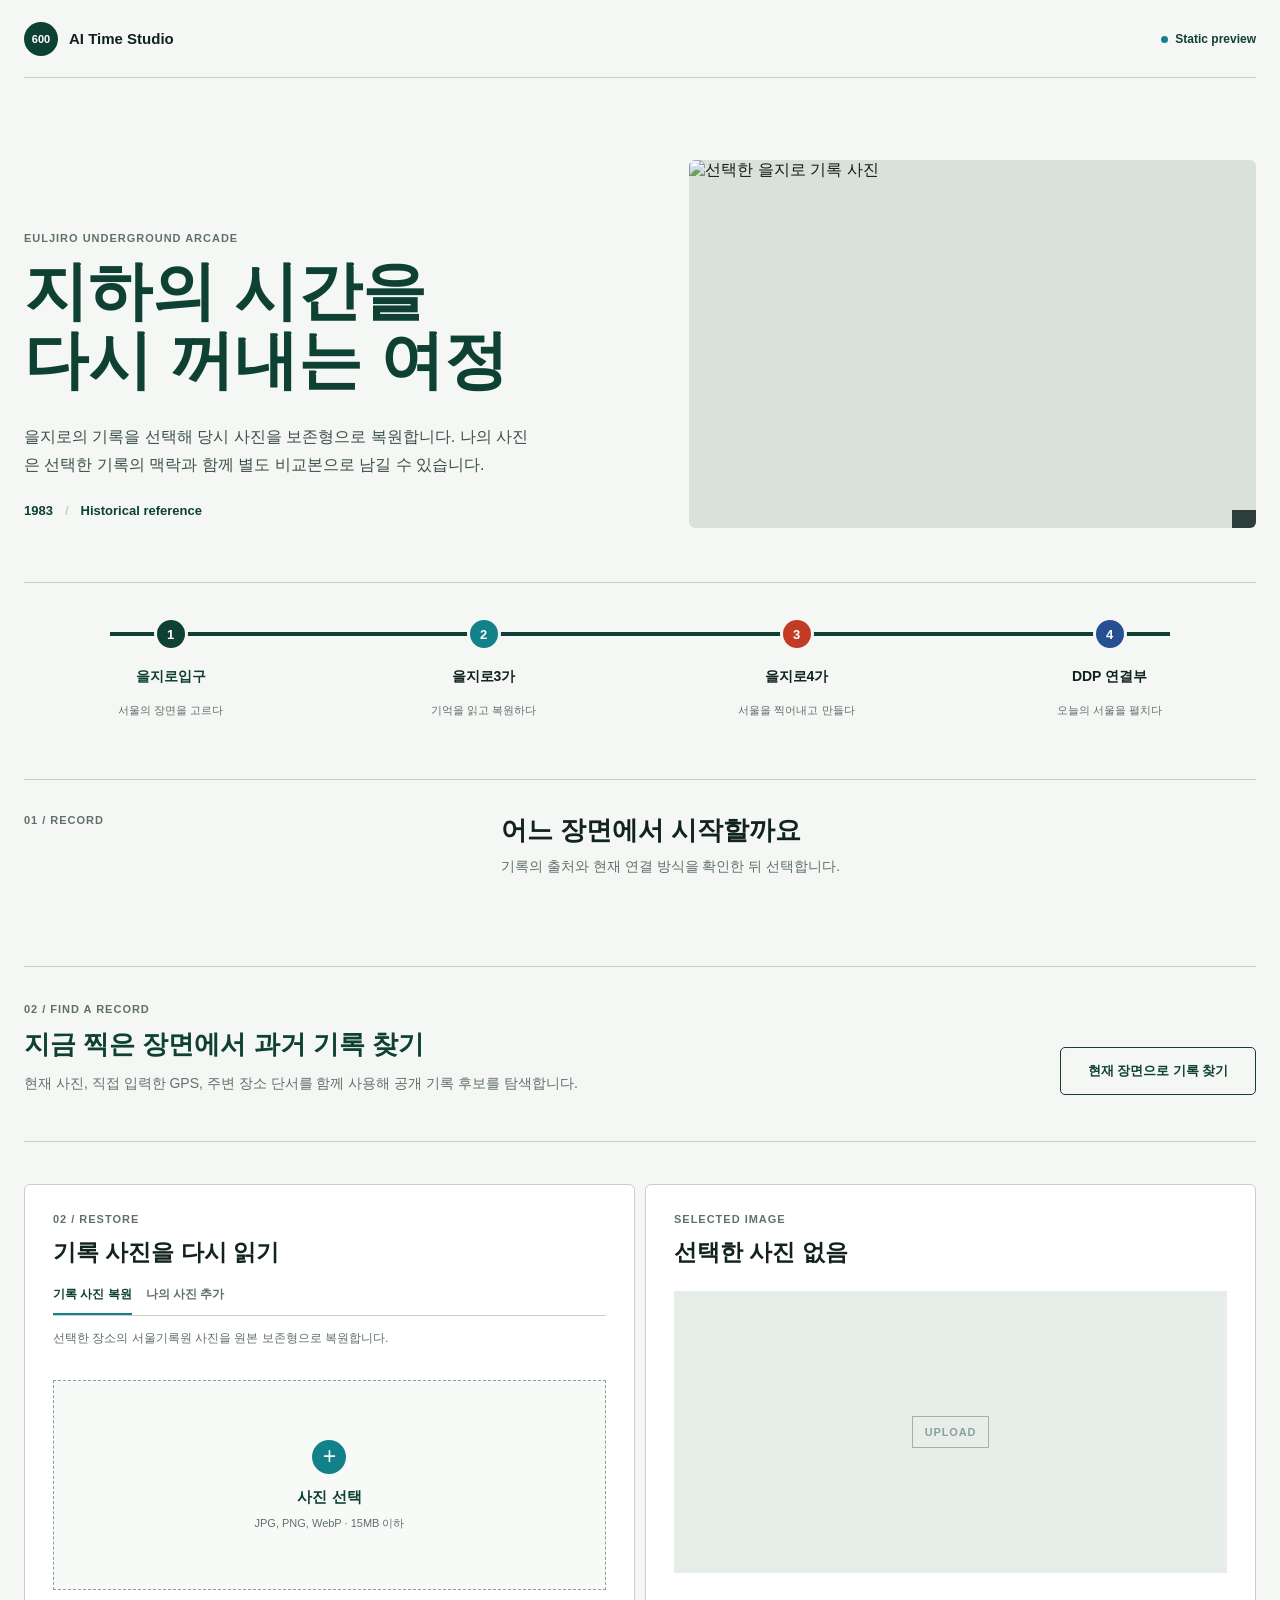
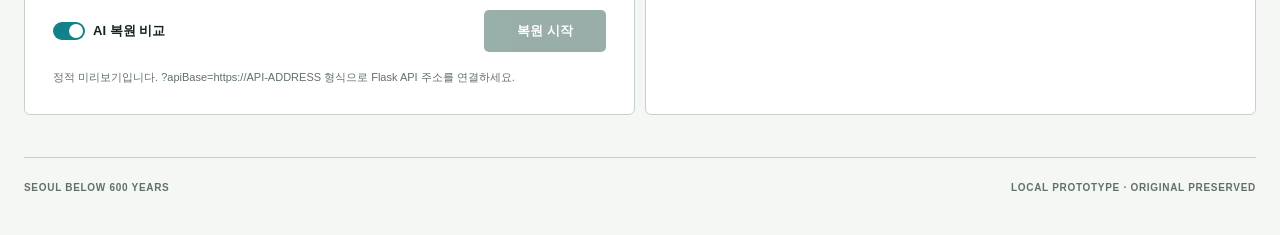
<file: floatingarthur/memory_restore/site/index.html>
<!doctype html>
<html lang="ko">
  <head>
    <meta charset="utf-8" />
    <meta name="viewport" content="width=device-width, initial-scale=1" />
    <title>AI Time Studio | Euljiro</title>
    <link rel="stylesheet" href="./assets/styles.css" />
  </head>
  <body>
    <main class="app-shell">
      <header class="topbar">
        <a class="brand" href="#top" aria-label="AI Time Studio home">
          <span class="brand-mark">600</span>
          <span>AI Time Studio</span>
        </a>
        <div class="topbar-status" id="api-status">Local API</div>
      </header>
      <nav class="mobile-nav" aria-label="주요 화면">
        <a href="#top">여정</a>
        <a href="#finder-entry">기록 찾기</a>
        <a href="#record-section">복원</a>
      </nav>

      <section class="intro" id="top">
        <div class="intro-copy">
          <p class="eyebrow">EULJIRO UNDERGROUND ARCADE</p>
          <h1>지하의 시간을<br />다시 꺼내는 여정</h1>
          <p class="intro-text">을지로의 기록을 선택해 당시 사진을 보존형으로 복원합니다. 나의 사진은 선택한 기록의 맥락과 함께 별도 비교본으로 남길 수 있습니다.</p>
          <div class="intro-meta">
            <span id="place-year">1983</span>
            <span id="place-status">Historical reference</span>
          </div>
        </div>
        <figure class="hero-image">
          <img id="place-image" alt="선택한 을지로 기록 사진" />
          <figcaption id="place-attribution"></figcaption>
        </figure>
      </section>

      <section class="journey" aria-label="을지로 지하상가 네 구역">
        <div class="journey-line"></div>
        <div class="journey-stops" id="journey-stops"></div>
      </section>

      <section class="section-heading" id="record-section">
        <p class="eyebrow">01 / RECORD</p>
        <h2>어느 장면에서 시작할까요</h2>
        <p>기록의 출처와 현재 연결 방식을 확인한 뒤 선택합니다.</p>
      </section>
      <section class="place-rail" id="place-rail" aria-label="기록 장소 선택"></section>

      <section class="finder-entry" id="finder-entry" aria-labelledby="finder-entry-title">
        <div>
          <p class="eyebrow">02 / FIND A RECORD</p>
          <h2 id="finder-entry-title">지금 찍은 장면에서 과거 기록 찾기</h2>
          <p>현재 사진, 직접 입력한 GPS, 주변 장소 단서를 함께 사용해 공개 기록 후보를 탐색합니다.</p>
        </div>
        <button class="finder-open" id="finder-open" type="button">현재 장면으로 기록 찾기</button>
      </section>

      <section class="studio-grid" aria-label="복원 작업 공간">
        <div class="upload-panel">
          <div class="panel-heading">
            <p class="eyebrow">02 / RESTORE</p>
            <h2 id="restore-heading">기록 사진을 다시 읽기</h2>
          </div>
          <div class="mode-tabs" role="tablist" aria-label="복원 원본 선택">
            <button class="mode-tab is-active" type="button" data-mode="archive">기록 사진 복원</button>
            <button class="mode-tab" type="button" data-mode="upload">나의 사진 추가</button>
          </div>
          <p class="mode-description" id="mode-description">선택한 장소의 서울기록원 사진을 원본 보존형으로 복원합니다.</p>
          <label class="file-drop" for="photo-input" id="file-drop">
            <span class="file-index">+</span>
            <span class="file-title" id="file-title">사진 선택</span>
            <span class="file-subtitle">JPG, PNG, WebP · 15MB 이하</span>
          </label>
          <input id="photo-input" type="file" accept="image/jpeg,image/png,image/webp" />
          <div class="option-row">
            <label class="switch-label" for="ai-toggle">
              <input id="ai-toggle" type="checkbox" checked />
              <span class="switch-track" aria-hidden="true"></span>
              <span>AI 복원 비교</span>
            </label>
            <button class="primary-action" id="restore-button" type="button" disabled>복원 시작</button>
          </div>
          <p class="upload-note" id="upload-note">원본은 결과와 함께 보관되며, 고해상도 사진은 보존 우선으로 처리됩니다.</p>
        </div>

        <div class="preview-panel">
          <div class="panel-heading">
            <p class="eyebrow">SELECTED IMAGE</p>
            <h2 id="preview-heading">선택한 사진 없음</h2>
          </div>
          <div class="preview-frame" id="preview-frame">
            <span>UPLOAD</span>
          </div>
        </div>
      </section>

      <section class="result-section" id="result-section" hidden>
        <div class="result-intro">
          <p class="eyebrow">03 / RESULT</p>
          <h2>원본을 기준으로 비교</h2>
          <p id="result-summary"></p>
        </div>
        <div class="result-grid" id="result-grid"></div>
        <section class="history-connection" id="history-connection"></section>
        <section class="explanation-panel" id="explanation-panel" aria-label="변경 근거"></section>
        <div class="warning-list" id="warning-list"></div>
      </section>

      <footer class="footer">
        <span>SEOUL BELOW 600 YEARS</span>
        <span>LOCAL PROTOTYPE · ORIGINAL PRESERVED</span>
      </footer>
    </main>
    <section class="finder-flow" id="finder-flow" hidden aria-label="현재 장면에서 기록 찾기">
      <div class="finder-flow__bar">
        <button class="finder-back" id="finder-close" type="button" aria-label="기록 찾기 닫기">닫기</button>
        <strong id="finder-flow-title">기록 찾기</strong>
        <span id="finder-step">1 / 3</span>
      </div>
      <div class="finder-screen is-active" id="finder-input-screen">
        <p class="eyebrow">CURRENT SCENE</p>
        <h2>지금 있는 곳을 알려주세요</h2>
        <p class="finder-lead">사진만으로는 장소를 확정하지 않습니다. 위치와 주변 단서를 함께 넣으면 후보를 더 조심스럽게 좁힐 수 있습니다.</p>
        <label class="finder-photo" for="match-photo-input" id="match-file-drop">
          <span class="finder-photo__icon">+</span>
          <strong id="match-file-title">현재 사진 선택</strong>
          <small>JPG, PNG, WebP · 15MB 이하</small>
        </label>
        <input id="match-photo-input" type="file" accept="image/jpeg,image/png,image/webp" />
        <div class="finder-form-grid">
          <label>위도<input id="match-latitude" inputmode="decimal" placeholder="예: 37.56629" /></label>
          <label>경도<input id="match-longitude" inputmode="decimal" placeholder="예: 126.99278" /></label>
          <label>GPS 정확도(m)<input id="match-accuracy" inputmode="decimal" placeholder="예: 60" /></label>
        </div>
        <label class="finder-text-label">주변 장소 또는 통로<textarea id="match-landmark" rows="3" placeholder="예: 을지로3가역, 지하 연결 통로, 출입구"></textarea></label>
        <p class="finder-hint">GPS는 역세권 후보를 줄이는 보조 단서이며, 지하에서는 정확하지 않을 수 있습니다.</p>
        <button class="primary-action finder-submit" id="finder-submit" type="button" disabled>기록 후보 찾기</button>
        <p class="finder-status" id="finder-status" role="status"></p>
      </div>
      <div class="finder-screen" id="finder-results-screen" hidden>
        <p class="eyebrow">CANDIDATES</p>
        <h2>연결 가능성이 있는 기록</h2>
        <p class="finder-lead" id="finder-decision-note"></p>
        <div class="finder-results" id="finder-results"></div>
        <button class="text-action" id="finder-results-back" type="button">입력 화면으로 돌아가기</button>
      </div>
      <div class="finder-screen" id="finder-detail-screen" hidden>
        <button class="text-action" id="finder-detail-back" type="button">후보 목록</button>
        <div id="finder-detail"></div>
      </div>
    </section>
    <script>
      if (window.location.hash.includes("figmacapture=")) {
        const figmaCapture = document.createElement("script");
        figmaCapture.src = "https://mcp.figma.com/mcp/html-to-design/capture.js";
        figmaCapture.async = true;
        document.head.appendChild(figmaCapture);
      }
    </script>
    <script type="module" src="./assets/app.js"></script>
  </body>
</html>
</file>
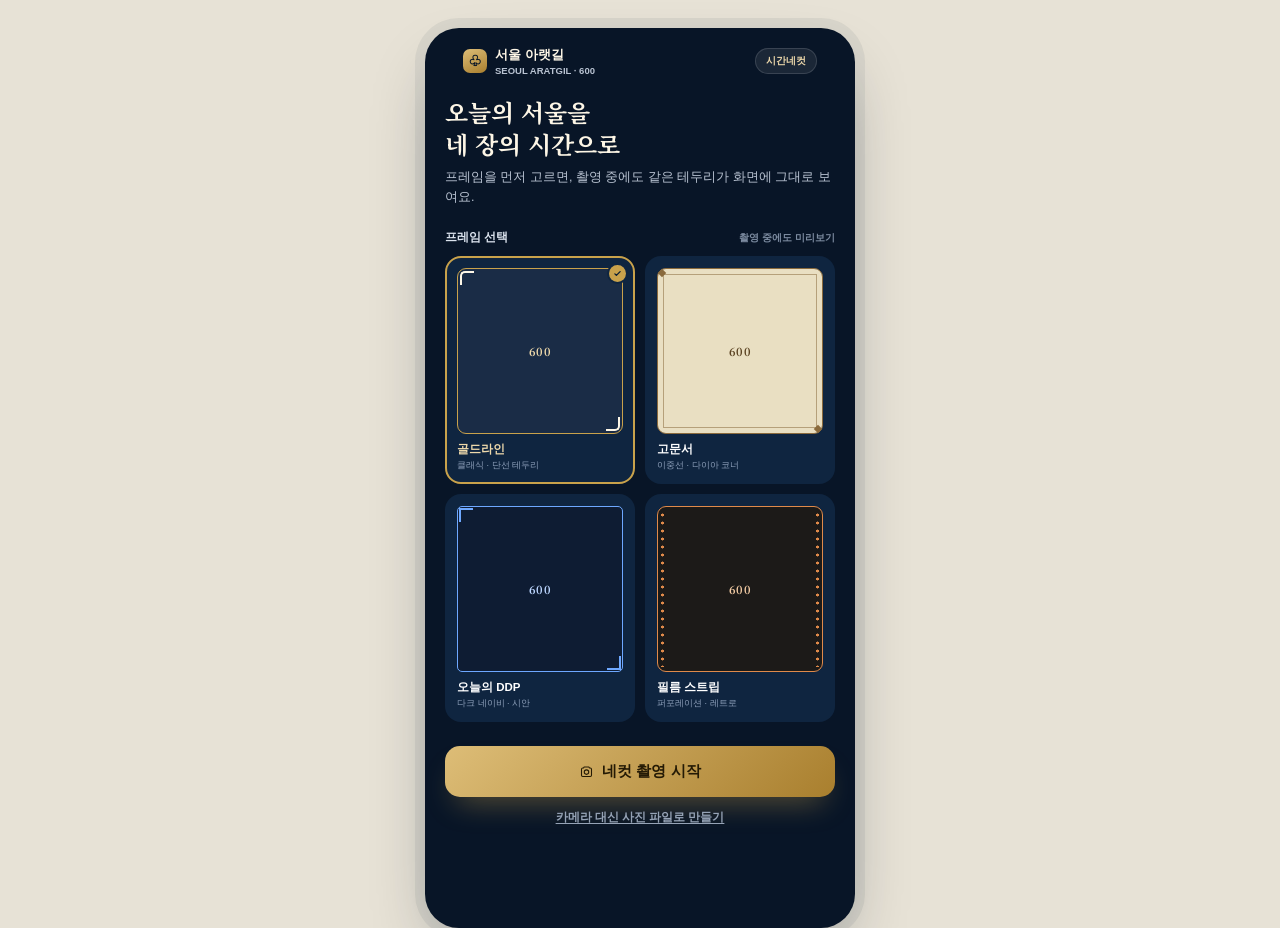
<file: backend/web/photobooth.html>
<!doctype html>
<html lang="ko">
<head>
<meta charset="utf-8" />
<meta name="viewport" content="width=device-width, initial-scale=1, maximum-scale=1, viewport-fit=cover" />
<meta name="theme-color" content="#0c1f34" />
<meta name="apple-mobile-web-app-capable" content="yes" />
<title>서울 시간네컷 | 서울 아랫길 600년</title>
<link rel="preconnect" href="https://fonts.googleapis.com">
<link rel="preconnect" href="https://fonts.gstatic.com" crossorigin>
<link href="https://fonts.googleapis.com/css2?family=Noto+Serif+KR:wght@500;700&family=Pretendard:wght@400;500;600;700;800&display=swap" rel="stylesheet">
<style>
:root{
  --navy-950:#081527; --navy-900:#0c1f34; --navy-800:#123049; --navy-700:#1a4162;
  --gold-300:#eed9ab; --gold-400:#ddbd77; --gold-500:#c9a24b; --gold-600:#a97f2e;
  --cream-50:#fbf7ef; --cream-100:#f4ecdc; --paper:#fffcf6;
  --ink-900:#1b2130; --ink-700:#3b4453; --ink-500:#6b7686; --ink-300:#a7b0bd;
  --line:#e9e0cf; --line-soft:#efe8d9;
  --shadow-card:0 10px 30px -14px rgba(11,25,45,.28);
  --shadow-pop:0 18px 46px -18px rgba(11,25,45,.4);
  --sans:'Pretendard','Noto Sans KR',-apple-system,BlinkMacSystemFont,'Malgun Gothic',sans-serif;
  --serif:'Noto Serif KR','Nanum Myeongjo',serif;
  --safe-t:env(safe-area-inset-top,0px); --safe-b:env(safe-area-inset-bottom,0px);
}
*{box-sizing:border-box;-webkit-tap-highlight-color:transparent}
html,body{height:100%}
body{margin:0;background:#e7e2d6;color:var(--ink-900);font-family:var(--sans);-webkit-font-smoothing:antialiased}
button{font-family:inherit}
.icon{width:1em;height:1em;display:inline-block;fill:none;stroke:currentColor;stroke-width:1.7;stroke-linecap:round;stroke-linejoin:round;vertical-align:-0.15em}

.app{position:relative;width:min(100%,430px);min-height:100vh;min-height:100dvh;margin:0 auto;background:var(--navy-950);overflow:hidden;color:#fff}
@media (min-width:560px){
  body{display:flex;justify-content:center;padding:28px 0}
  .app{min-height:min(100dvh,900px);height:min(100dvh,900px);border-radius:34px;box-shadow:0 30px 70px -22px rgba(8,20,38,.45),0 0 0 10px #0c1f3410}
}
.scroll{height:100%;overflow-y:auto;overscroll-behavior-y:contain;scrollbar-width:none}
.scroll::-webkit-scrollbar{display:none}

.topbar{
  position:sticky;top:0;z-index:20;display:flex;align-items:center;justify-content:space-between;
  padding:calc(14px + var(--safe-t)) 18px 12px;
}
.brand{display:flex;align-items:center;gap:8px;font-weight:800;font-size:13px;color:#fdf6e6}
.brand .mark{width:24px;height:24px;border-radius:7px;background:linear-gradient(155deg,var(--gold-400),var(--gold-600));display:grid;place-items:center;color:var(--navy-950);font-size:12px;flex:none}
.brand small{display:block;font-weight:600;color:#b9c3d2;font-size:9.5px;margin-top:1px}
.module-chip{font-size:10px;font-weight:700;color:var(--gold-300);background:#ffffff14;border:1px solid #ffffff22;padding:5px 10px;border-radius:99px}

/* ===== Screen 1: intro + frame picker ===== */
#screen-pick{padding:4px 20px 40px}
.pick-hero h1{font-family:var(--serif);font-size:24px;font-weight:700;line-height:1.35;margin:8px 0 6px;color:#fdf6e6}
.pick-hero p{margin:0;color:#b9c3d2;font-size:12.5px;line-height:1.6}

.section-label{display:flex;align-items:baseline;justify-content:space-between;font-size:12px;font-weight:800;color:#dbe3ee;margin:22px 0 10px}
.section-label span.hint{font-size:10px;font-weight:600;color:#7c8ba0}

.frame-grid{display:grid;grid-template-columns:1fr 1fr;gap:10px}
.frame-card{
  position:relative;border-radius:16px;overflow:hidden;cursor:pointer;
  border:2px solid transparent;background:#0f2540;padding:10px;
  transition:border-color .15s ease, transform .1s ease;
}
.frame-card:active{transform:scale(.97)}
.frame-card.active{border-color:var(--gold-500)}
.frame-card.active::after{
  content:"";position:absolute;top:7px;right:7px;width:17px;height:17px;border-radius:50%;
  background:var(--gold-500);box-shadow:0 0 0 2px #0f2540;
  background-image:url("data:image/svg+xml,%3Csvg xmlns='http://www.w3.org/2000/svg' width='9' height='9' viewBox='0 0 24 24' fill='none' stroke='%230c1f34' stroke-width='3.6' stroke-linecap='round' stroke-linejoin='round'%3E%3Cpath d='M5 13l4 4L19 7'/%3E%3C/svg%3E");
  background-repeat:no-repeat;background-position:center;
}
.fc-swatch{border-radius:9px;aspect-ratio:1/1;position:relative;display:flex;align-items:center;justify-content:center}
.fc-swatch b{font-family:var(--serif);font-size:11px;font-weight:700;letter-spacing:.3px}
.fc-corner{position:absolute;width:14px;height:14px}
.fc-label{margin-top:8px}
.fc-label b{display:block;font-size:11.5px;font-weight:800;color:#fff}
.fc-label span{display:block;font-size:9px;color:#8ea0ba;margin-top:2px}
.frame-card.active .fc-label b{color:var(--gold-300)}

/* swatch look per frame */
.fc-gold .fc-swatch{background:#1a2c46;border:1.5px solid #c9a24b}
.fc-gold .fc-swatch b{color:#eed9ab}
.fc-gold .fc-corner{border-color:#fdf6e6;border-style:solid;border-width:0}
.fc-gold .fc-corner.tl{top:2px;left:2px;border-top-width:2px;border-left-width:2px;border-top-left-radius:5px}
.fc-gold .fc-corner.br{bottom:2px;right:2px;border-bottom-width:2px;border-right-width:2px;border-bottom-right-radius:5px}

.fc-archive .fc-swatch{background:#e9dfc2;border:1.5px solid #8a6a3c}
.fc-archive .fc-swatch:before{content:"";position:absolute;inset:5px;border:1px solid #8a6a3c88}
.fc-archive .fc-swatch b{color:#5c4423}
.fc-archive .fc-corner{background:#8a6a3c;transform:rotate(45deg)}
.fc-archive .fc-corner.tl{top:1px;left:1px;width:6px;height:6px}
.fc-archive .fc-corner.br{bottom:1px;right:1px;width:6px;height:6px}

.fc-ddp .fc-swatch{background:#0e1c33;border:1.5px solid #6ea8ff;border-radius:5px}
.fc-ddp .fc-swatch b{color:#bcd6ff}
.fc-ddp .fc-corner{border-color:#6ea8ff;border-style:solid;border-width:0}
.fc-ddp .fc-corner.tl{top:1px;left:1px;border-top-width:2px;border-left-width:2px}
.fc-ddp .fc-corner.br{bottom:1px;right:1px;border-bottom-width:2px;border-right-width:2px}

.fc-film .fc-swatch{background:#1c1a18;border:1.5px solid #e08a4a}
.fc-film .fc-swatch b{color:#f0c9a2}
.fc-film .fc-swatch:before,.fc-film .fc-swatch:after{
  content:"";position:absolute;top:4px;bottom:4px;width:3px;
  background-image:radial-gradient(circle, #e08a4a 1.4px, transparent 1.6px);
  background-size:100% 8px;
}
.fc-film .fc-swatch:before{left:3px}
.fc-film .fc-swatch:after{right:3px}

.pick-cta{
  width:100%;margin-top:24px;border:0;border-radius:15px;padding:16px;
  background:linear-gradient(135deg,var(--gold-400),var(--gold-600));color:#241a05;
  font-size:15px;font-weight:800;cursor:pointer;display:flex;align-items:center;justify-content:center;gap:8px;
  box-shadow:0 16px 30px -12px rgba(201,162,75,.45);
}
.pick-cta:active{transform:scale(.985)}
.upload-alt{
  display:block;text-align:center;margin-top:12px;color:#96a3b6;font-size:11.5px;font-weight:600;
  text-decoration:underline;text-underline-offset:2px;background:none;border:0;width:100%;cursor:pointer;
}

/* ===== Screen 2: camera ===== */
#screen-cam{display:none;position:absolute;inset:0;background:#000}
#screen-cam.show{display:flex;flex-direction:column}
.cam-stage{position:relative;flex:1;overflow:hidden;background:#000}
video{width:100%;height:100%;object-fit:cover;display:block;transform:scaleX(-1)}
.cam-flash{position:absolute;inset:0;background:#fff;opacity:0;pointer-events:none}
.cam-flash.flash{animation:flashpop .35s ease-out}
@keyframes flashpop{0%{opacity:.9}100%{opacity:0}}
.cam-count{
  position:absolute;inset:0;display:none;align-items:center;justify-content:center;
  font-family:var(--serif);font-size:120px;font-weight:700;color:#fff;text-shadow:0 6px 30px #00000090;
  pointer-events:none;
}
.cam-count.show{display:flex}

/* live frame overlay -- previews the same border the final print will have */
.viewfinder-frame{position:absolute;inset:14px;pointer-events:none;z-index:4;
  --vf-accent:#c9a24b; --vf-tint:transparent; --vf-radius:16px;
}
.viewfinder-frame .vf-tint{position:absolute;inset:0;background:var(--vf-tint);border-radius:var(--vf-radius)}
.viewfinder-frame .vf-border{position:absolute;inset:0;border:2.5px solid var(--vf-accent);border-radius:var(--vf-radius);opacity:.92}
.viewfinder-frame .vf-border-inset{position:absolute;inset:7px;border:1px solid var(--vf-accent);border-radius:calc(var(--vf-radius) - 6px);opacity:.55;display:none}
.viewfinder-frame .vf-corner{position:absolute;width:22px;height:22px;border-color:#fdf6e6;border-style:solid;border-width:0}
.viewfinder-frame .vf-tl{top:-2px;left:-2px;border-top-width:3px;border-left-width:3px;border-top-left-radius:10px}
.viewfinder-frame .vf-tr{top:-2px;right:-2px;border-top-width:3px;border-right-width:3px;border-top-right-radius:10px}
.viewfinder-frame .vf-bl{bottom:-2px;left:-2px;border-bottom-width:3px;border-left-width:3px;border-bottom-left-radius:10px}
.viewfinder-frame .vf-br{bottom:-2px;right:-2px;border-bottom-width:3px;border-right-width:3px;border-bottom-right-radius:10px}
.viewfinder-frame .vf-brand{
  position:absolute;top:10px;left:14px;display:flex;align-items:center;gap:5px;
  font-family:var(--serif);font-weight:700;font-size:11px;color:#fdf6e6;text-shadow:0 1px 4px #00000090;
}
.viewfinder-frame .vf-brand b{color:var(--vf-accent)}
.viewfinder-frame .vf-emblem{
  position:absolute;bottom:10px;right:12px;width:30px;height:30px;border-radius:50%;
  border:1.5px solid var(--vf-accent);display:flex;align-items:center;justify-content:center;
  font-family:var(--serif);font-weight:700;font-size:9px;color:var(--vf-accent);
  text-shadow:0 1px 4px #00000090;
}
.viewfinder-frame .vf-perf{position:absolute;top:6px;bottom:6px;width:5px;
  background-image:radial-gradient(circle, var(--vf-accent) 1.6px, transparent 2px);
  background-size:100% 22px;display:none;
}
.viewfinder-frame .vf-perf.l{left:5px}
.viewfinder-frame .vf-perf.r{right:5px}

/* per-frame overrides */
.viewfinder-frame.vf-archive{--vf-accent:#e3c98a; --vf-radius:12px}
.viewfinder-frame.vf-archive .vf-border-inset{display:block}
.viewfinder-frame.vf-archive .vf-corner{border-radius:0;transform:rotate(45deg);width:9px;height:9px;background:var(--vf-accent);border-width:0}
.viewfinder-frame.vf-archive .vf-tl{top:-1px;left:-1px}
.viewfinder-frame.vf-archive .vf-tr{top:-1px;right:-1px}
.viewfinder-frame.vf-archive .vf-bl{bottom:-1px;left:-1px}
.viewfinder-frame.vf-archive .vf-br{bottom:-1px;right:-1px}

.viewfinder-frame.vf-ddp{--vf-accent:#7cb3ff; --vf-radius:6px; --vf-tint:linear-gradient(155deg,#0e1c3355,transparent 60%)}

.viewfinder-frame.vf-film{--vf-accent:#f0a463; --vf-radius:5px; --vf-tint:linear-gradient(0deg,#1c1a1855,transparent 40%)}
.viewfinder-frame.vf-film .vf-perf{display:block}

.cam-topline{
  position:absolute;top:calc(14px + var(--safe-t));left:16px;right:16px;z-index:5;
  display:flex;align-items:center;justify-content:space-between;
}
.cam-badge{background:#00000066;backdrop-filter:blur(6px);color:#fdf6e6;font-size:11px;font-weight:800;padding:6px 11px;border-radius:99px;border:1px solid #ffffff22}
.cam-close{width:32px;height:32px;border-radius:50%;background:#00000066;backdrop-filter:blur(6px);border:1px solid #ffffff22;color:#fff;display:grid;place-items:center;cursor:pointer}
.shots-strip{position:absolute;left:24px;top:calc(58px + var(--safe-t));z-index:5;display:flex;flex-direction:column;gap:6px}
.shots-strip .thumb{width:38px;height:38px;border-radius:8px;overflow:hidden;border:1.5px solid #ffffff55;background:#ffffff1a}
.shots-strip .thumb img{width:100%;height:100%;object-fit:cover;display:block}
.cam-bottom{
  position:relative;padding:18px 20px calc(20px + var(--safe-b));
  background:linear-gradient(0deg,#000 40%, transparent);
  display:flex;align-items:center;justify-content:center;gap:26px;
}
.shutter{
  width:74px;height:74px;border-radius:50%;background:#fff;border:4px solid #ffffff55;
  cursor:pointer;display:grid;place-items:center;
}
.shutter:active{transform:scale(.93)}
.shutter .dot{width:58px;height:58px;border-radius:50%;background:var(--gold-500)}
.shutter:disabled{opacity:.5}
.cam-side-btn{
  width:44px;height:44px;border-radius:50%;background:#ffffff18;border:1px solid #ffffff2a;color:#fff;
  display:grid;place-items:center;cursor:pointer;
}
.cam-error{
  position:absolute;inset:0;display:none;flex-direction:column;align-items:center;justify-content:center;
  padding:30px;text-align:center;background:#0c1f34;z-index:6;
}
.cam-error.show{display:flex}
.cam-error .icon{width:36px;height:36px;color:var(--gold-400);margin-bottom:14px}
.cam-error p{color:#c9d3e0;font-size:12.5px;line-height:1.7;margin:0 0 16px}
.cam-error label{
  padding:12px 20px;border-radius:12px;background:var(--gold-500);color:#241a05;font-weight:800;font-size:13px;cursor:pointer;
}

/* ===== Screen 3: result ===== */
#screen-result{display:none;position:absolute;inset:0;background:var(--paper);color:var(--ink-900)}
#screen-result.show{display:block}
.result-scroll{height:100%;overflow-y:auto;padding:calc(16px + var(--safe-t)) 20px calc(24px + var(--safe-b))}
.result-top{display:flex;align-items:center;justify-content:space-between;margin-bottom:4px}
.back-btn{width:32px;height:32px;border-radius:10px;border:1px solid var(--line);background:var(--paper);color:var(--navy-900);display:grid;place-items:center;cursor:pointer}
.result-title{font-size:13.5px;font-weight:800;color:var(--navy-950)}
.strip-wrap{margin-top:16px;display:flex;justify-content:center}
.strip-wrap canvas{width:100%;max-width:300px;border-radius:14px;box-shadow:var(--shadow-pop)}
.result-actions{display:flex;gap:10px;margin-top:22px}
.result-actions a, .result-actions button{
  flex:1;border-radius:14px;padding:14px;font-weight:800;font-size:12.5px;text-align:center;text-decoration:none;
  display:flex;align-items:center;justify-content:center;gap:6px;cursor:pointer;border:0;
}
.btn-gold{background:linear-gradient(135deg,var(--gold-400),var(--gold-600));color:#241a05}
.btn-ghost{border:1px solid var(--line)!important;background:var(--paper);color:var(--navy-800)}
.result-note{margin-top:16px;padding:11px 13px;border-radius:11px;background:var(--cream-100);color:var(--ink-500);font-size:11px;line-height:1.6;display:flex;gap:8px}
.result-note .icon{flex:none;margin-top:1px;color:var(--gold-600)}

.hidden-input{position:absolute;width:1px;height:1px;overflow:hidden;opacity:0}
</style>
</head>
<body>
<div class="app">
  <svg width="0" height="0" style="position:absolute">
    <defs>
      <symbol id="i-camera" viewBox="0 0 24 24"><path d="M4 8.5a2 2 0 0 1 2-2h1.2l1-1.8h7.6l1 1.8H18a2 2 0 0 1 2 2V18a2 2 0 0 1-2 2H6a2 2 0 0 1-2-2z"/><circle cx="12" cy="13" r="3.6"/></symbol>
      <symbol id="i-x" viewBox="0 0 24 24"><path d="M6 6l12 12M18 6L6 18"/></symbol>
      <symbol id="i-refresh" viewBox="0 0 24 24"><path d="M4 12a8 8 0 0 1 13.7-5.7L20 8M20 12a8 8 0 0 1-13.7 5.7L4 16"/><path d="M20 4v4h-4M4 20v-4h4"/></symbol>
      <symbol id="i-download" viewBox="0 0 24 24"><path d="M12 3v12m0 0l-4.5-4.5M12 15l4.5-4.5"/><path d="M4 17v2a2 2 0 0 0 2 2h12a2 2 0 0 0 2-2v-2"/></symbol>
      <symbol id="i-chevron-left" viewBox="0 0 24 24"><path d="M15 5l-7 7 7 7"/></symbol>
      <symbol id="i-flip" viewBox="0 0 24 24"><path d="M17 3l3 3-3 3M7 21l-3-3 3-3"/><path d="M20 6H9a5 5 0 0 0-5 5M4 18h11a5 5 0 0 0 5-5"/></symbol>
      <symbol id="i-info" viewBox="0 0 24 24"><circle cx="12" cy="12" r="9"/><path d="M12 11v5.5M12 7.6v.1"/></symbol>
      <symbol id="i-alert" viewBox="0 0 24 24"><path d="M12 3.5L21 19H3z"/><path d="M12 9.5v4M12 16v.1"/></symbol>
    </defs>
  </svg>

  <!-- ===== SCREEN 1: intro + frame picker ===== -->
  <div id="screen-pick" class="scroll">
    <header class="topbar">
      <div class="brand"><span class="mark">♧</span><span>서울 아랫길 <small>SEOUL ARATGIL · 600</small></span></div>
      <span class="module-chip">시간네컷</span>
    </header>
    <div class="pick-hero">
      <h1>오늘의 서울을<br/>네 장의 시간으로</h1>
      <p>프레임을 먼저 고르면, 촬영 중에도 같은 테두리가 화면에 그대로 보여요.</p>
    </div>

    <div class="section-label">프레임 선택 <span class="hint">촬영 중에도 미리보기</span></div>
    <div class="frame-grid" id="frameGrid">
      <div class="frame-card fc-gold active" data-frame="gold">
        <div class="fc-swatch"><b>600</b><div class="fc-corner tl"></div><div class="fc-corner br"></div></div>
        <div class="fc-label"><b>골드라인</b><span>클래식 · 단선 테두리</span></div>
      </div>
      <div class="frame-card fc-archive" data-frame="archive">
        <div class="fc-swatch"><b>600</b><div class="fc-corner tl"></div><div class="fc-corner br"></div></div>
        <div class="fc-label"><b>고문서</b><span>이중선 · 다이아 코너</span></div>
      </div>
      <div class="frame-card fc-ddp" data-frame="ddp">
        <div class="fc-swatch"><b>600</b><div class="fc-corner tl"></div><div class="fc-corner br"></div></div>
        <div class="fc-label"><b>오늘의 DDP</b><span>다크 네이비 · 시안</span></div>
      </div>
      <div class="frame-card fc-film" data-frame="film">
        <div class="fc-swatch"><b>600</b></div>
        <div class="fc-label"><b>필름 스트립</b><span>퍼포레이션 · 레트로</span></div>
      </div>
    </div>

    <button class="pick-cta" id="startBtn"><svg class="icon"><use href="#i-camera"/></svg>네컷 촬영 시작</button>
    <button class="upload-alt" id="uploadAltBtn">카메라 대신 사진 파일로 만들기</button>
    <input type="file" accept="image/*" multiple class="hidden-input" id="fileInput">
  </div>

  <!-- ===== SCREEN 2: camera ===== -->
  <div id="screen-cam">
    <div class="cam-stage">
      <video id="video" autoplay playsinline muted></video>

      <div class="viewfinder-frame" id="viewfinderFrame">
        <div class="vf-tint"></div>
        <div class="vf-border"></div>
        <div class="vf-border-inset"></div>
        <div class="vf-perf l"></div><div class="vf-perf r"></div>
        <div class="vf-corner vf-tl"></div><div class="vf-corner vf-tr"></div>
        <div class="vf-corner vf-bl"></div><div class="vf-corner vf-br"></div>
        <div class="vf-brand"><b>♧</b>서울 아랫길 600년</div>
        <div class="vf-emblem">600</div>
      </div>

      <div class="cam-flash" id="camFlash"></div>
      <div class="cam-count" id="camCount">3</div>
      <div class="cam-topline">
        <span class="cam-badge" id="shotBadge">1 / 4</span>
        <button class="cam-close" id="camClose"><svg class="icon"><use href="#i-x"/></svg></button>
      </div>
      <div class="shots-strip" id="shotsStrip"></div>
      <div class="cam-error" id="camError">
        <svg class="icon"><use href="#i-alert"/></svg>
        <p>카메라 권한을 확인할 수 없어요.<br/>브라우저 카메라 접근을 허용하거나, 사진 파일로 대신 만들어보세요.</p>
        <label for="fileInput2">사진 파일 선택</label>
        <input type="file" accept="image/*" multiple class="hidden-input" id="fileInput2">
      </div>
    </div>
    <div class="cam-bottom">
      <button class="cam-side-btn" id="camSwitch" title="카메라 전환"><svg class="icon"><use href="#i-flip"/></svg></button>
      <button class="shutter" id="shutterBtn"><span class="dot"></span></button>
      <span style="width:44px"></span>
    </div>
  </div>

  <!-- ===== SCREEN 3: result ===== -->
  <div id="screen-result">
    <div class="result-scroll">
      <div class="result-top">
        <button class="back-btn" id="resultBack"><svg class="icon"><use href="#i-chevron-left"/></svg></button>
        <span class="result-title">완성된 시간네컷</span>
        <span style="width:32px"></span>
      </div>
      <div class="strip-wrap"><canvas id="stripCanvas"></canvas></div>
      <div class="result-actions">
        <a class="btn-gold" id="downloadBtn" download="서울아랫길_시간네컷.png"><svg class="icon"><use href="#i-download"/></svg>다운로드</a>
        <button class="btn-ghost" id="retakeBtn"><svg class="icon"><use href="#i-refresh"/></svg>다시 찍기</button>
      </div>
      <div class="result-note"><svg class="icon"><use href="#i-info"/></svg><span>다운로드한 시간네컷은 을지로4가 제작 구역 참여점포에서 인화·포토북으로 제작할 수 있어요. (프로토타입 데모)</span></div>
    </div>
  </div>
</div>

<script>
(function(){
"use strict";

var TOTAL_SHOTS = 4;
var CELL = 640; // capture cell resolution (square)

var FRAMES = {
  gold: {
    name:'골드라인', bg:'#fffcf6', ink:'#0c1f34', sub:'#a97f2e', line:'#e9e0cf', accent:'#c9a24b',
    radius:18, cellRadius:10, border:'single', corner:'bracket', perforation:false,
    headerAlign:'left', headerRuleDouble:false, emblem:'circle'
  },
  archive: {
    name:'고문서', bg:'#f7f1e2', ink:'#3c2f1a', sub:'#8a6a3c', line:'#ddcb9e', accent:'#8a6a3c',
    radius:12, cellRadius:6, border:'double', corner:'diamond', perforation:false,
    headerAlign:'center', headerRuleDouble:true, emblem:'seal'
  },
  ddp: {
    name:'오늘의 DDP', bg:'#0e1c33', ink:'#eaf0fb', sub:'#8fb4ef', line:'#2c4670', accent:'#6ea8ff',
    radius:8, cellRadius:6, border:'single', corner:'sharp', perforation:false,
    headerAlign:'left', headerRuleDouble:false, emblem:'hex'
  },
  film: {
    name:'필름 스트립', bg:'#1c1a18', ink:'#f3ece0', sub:'#e08a4a', line:'#3a332c', accent:'#e08a4a',
    radius:6, cellRadius:4, border:'single', corner:'dot', perforation:true,
    headerAlign:'left', headerRuleDouble:false, emblem:'square'
  }
};

var state = { stream:null, facing:'user', shots:[], countdownBusy:false, frame:'gold' };

function $(sel, root){ return (root||document).querySelector(sel); }
function $all(sel, root){ return Array.prototype.slice.call((root||document).querySelectorAll(sel)); }

/* ---------- Screen 1: frame pick ---------- */
$all('#frameGrid .frame-card').forEach(function(card){
  card.addEventListener('click', function(){
    $all('#frameGrid .frame-card').forEach(function(c){ c.classList.remove('active'); });
    card.classList.add('active');
    state.frame = card.dataset.frame;
  });
});

$('#startBtn').addEventListener('click', function(){ openCamera(); });
$('#uploadAltBtn').addEventListener('click', function(){ $('#fileInput').click(); });
$('#fileInput').addEventListener('change', function(e){ handleFilesFallback(e.target.files); });
$('#fileInput2').addEventListener('change', function(e){ handleFilesFallback(e.target.files); });

/* ---------- Screen 2: camera ---------- */
var video = $('#video');
var vfFrame = $('#viewfinderFrame');

function openCamera(){
  state.shots = [];
  renderShotsStrip();
  updateBadge();
  vfFrame.className = 'viewfinder-frame vf-' + state.frame;
  $('#screen-pick').style.display = 'none';
  $('#screen-cam').classList.add('show');
  $('#camError').classList.remove('show');
  startStream();
}

// Some Windows laptops register a software "virtual camera" (meeting
// background-blur tools, streaming apps, etc.) alongside the real webcam.
// getUserMedia({facingMode}) can silently pick the virtual one, which grants
// permission fine but never feeds real frames -- a persistent black screen
// even after the user allows access. Detect that and switch to the real one.
var VIRTUAL_CAM_HINTS = ['virtual', 'obs', 'snap camera', 'ivcam', 'droidcam', 'xsplit', 'mmhmm', 'manycam'];

function isVirtualLabel(label){
  var l = (label || '').toLowerCase();
  return VIRTUAL_CAM_HINTS.some(function(hint){ return l.indexOf(hint) !== -1; });
}

// Try each non-virtual device in turn. Only stop the fallback/virtual
// stream once a real one has actually started -- stopping it first and
// then failing to get a replacement was the earlier bug (left the video
// element bound to a dead track that still "shows" a frozen black frame).
function swapToRealCamera(devices, fallbackStream){
  var reals = devices.filter(function(d){ return d.kind === 'videoinput' && !isVirtualLabel(d.label); });
  function tryNext(i){
    if (i >= reals.length) return fallbackStream;
    return navigator.mediaDevices.getUserMedia({
      video: { deviceId: { exact: reals[i].deviceId } }, audio: false
    }).then(function(newStream){
      if (fallbackStream) fallbackStream.getTracks().forEach(function(t){ t.stop(); });
      return newStream;
    }).catch(function(){ return tryNext(i + 1); });
  }
  return tryNext(0);
}

function startStream(){
  if (state.stream){ state.stream.getTracks().forEach(function(t){ t.stop(); }); state.stream = null; }
  if (!navigator.mediaDevices || !navigator.mediaDevices.getUserMedia){
    showCamError(); return;
  }
  // facingMode must stay the primary constraint -- it's what lets the
  // camSwitch button move between front/back on phones. Locking straight to
  // a specific deviceId (as an earlier version of this function did) broke
  // that: the browser kept returning the same physical camera every time,
  // so toggling state.facing only changed the CSS mirror transform below
  // instead of actually switching cameras.
  navigator.mediaDevices.getUserMedia({ video: { facingMode: state.facing }, audio: false })
    .then(function(stream){
      var track = stream.getVideoTracks()[0];
      if (!track || !isVirtualLabel(track.label)) return stream;
      // Landed on a software virtual camera (Windows laptops only) -- swap
      // to a real one. Desktops normally expose a single "user-facing"
      // camera, so this doesn't fight the front/back toggle in practice.
      return navigator.mediaDevices.enumerateDevices()
        .then(function(devices){ return swapToRealCamera(devices, stream); })
        .catch(function(){ return stream; });
    })
    .then(function(stream){
      state.stream = stream;
      video.srcObject = stream;
      video.style.transform = state.facing === 'user' ? 'scaleX(-1)' : 'none';
      setTimeout(function(){ diagnoseBlackFrame(stream); }, 2500);
    })
    .catch(function(err){
      showCamError('카메라를 열지 못했어요.<br/>' + (err && err.name ? err.name + ': ' + (err.message || '') : ''));
    });
}

// If the preview stays black even though permission was granted, show real
// diagnostic numbers directly on screen (track label/settings, video
// readyState/size, measured brightness) instead of a generic message --
// this is what actually tells us whether it's a wrong-device, frozen-frame,
// or driver-level problem, without needing devtools.
function diagnoseBlackFrame(stream){
  if (!state.shots || state.shots.length) return; // already capturing fine
  if ($('#screen-cam').className.indexOf('show') === -1) return; // left the screen
  var vw = video.videoWidth, vh = video.videoHeight;
  var brightness = -1;
  if (vw && vh) {
    try {
      var c = document.createElement('canvas');
      c.width = 16; c.height = 16;
      var cx = c.getContext('2d');
      cx.drawImage(video, 0, 0, 16, 16);
      var data = cx.getImageData(0, 0, 16, 16).data;
      var sum = 0;
      for (var i = 0; i < data.length; i += 4) sum += data[i] + data[i+1] + data[i+2];
      brightness = Math.round(sum / (data.length / 4));
    } catch (e) { brightness = -2; }
  }
  if (vw && vh && brightness > 12) return; // real picture is showing, nothing to report
  var track = stream.getVideoTracks()[0];
  var settings = track ? track.getSettings() : {};
  var lines = [
    '카메라 미리보기가 비어 있어요. 아래 정보를 캡처해서 보내주세요.',
    '장치: ' + (track ? track.label : '없음'),
    '해상도: ' + vw + 'x' + vh + ' / readyState=' + video.readyState,
    '측정 밝기(0~255): ' + brightness,
    '트랙 설정: ' + JSON.stringify(settings)
  ];
  showCamError(lines.join('<br/>'));
}

function showCamError(message){
  $('#camError').querySelector('p').innerHTML =
    message || '카메라 권한을 확인할 수 없어요.<br/>브라우저 카메라 접근을 허용하거나, 사진 파일로 대신 만들어보세요.';
  $('#camError').classList.add('show');
}

$('#camSwitch').addEventListener('click', function(){
  state.facing = state.facing === 'user' ? 'environment' : 'user';
  startStream();
});

$('#camClose').addEventListener('click', function(){
  stopStream();
  $('#screen-cam').classList.remove('show');
  $('#screen-pick').style.display = '';
});

function stopStream(){
  if (state.stream){ state.stream.getTracks().forEach(function(t){ t.stop(); }); state.stream = null; }
}

function updateBadge(){
  $('#shotBadge').textContent = (state.shots.length + 1) + ' / ' + TOTAL_SHOTS;
}

$('#shutterBtn').addEventListener('click', function(){
  if (state.countdownBusy || state.shots.length >= TOTAL_SHOTS) return;
  runCountdown(function(){ captureFromVideo(); });
});

function runCountdown(done){
  state.countdownBusy = true;
  $('#shutterBtn').disabled = true;
  var n = 3;
  var el = $('#camCount');
  el.classList.add('show');
  el.textContent = n;
  var timer = setInterval(function(){
    n -= 1;
    if (n <= 0){
      clearInterval(timer);
      el.classList.remove('show');
      state.countdownBusy = false;
      $('#shutterBtn').disabled = false;
      done();
    } else {
      el.textContent = n;
    }
  }, 700);
}

function flash(){
  var f = $('#camFlash');
  f.classList.remove('flash'); void f.offsetWidth; f.classList.add('flash');
}

function captureFromVideo(retriesLeft){
  if (retriesLeft === undefined) retriesLeft = 10;
  // videoWidth/videoHeight can report nonzero before the first real frame is
  // decoded on some Android/Chrome builds, which draws a solid black square.
  // readyState >= 2 (HAVE_CURRENT_DATA) means an actual frame is available.
  if (video.readyState < 2){
    if (retriesLeft <= 0){ showCaptureError(); return; }
    setTimeout(function(){ captureFromVideo(retriesLeft - 1); }, 150);
    return;
  }
  var vw = video.videoWidth, vh = video.videoHeight;
  if (!vw || !vh){ showCaptureError(); return; }
  try {
    var side = Math.min(vw, vh);
    var sx = (vw - side) / 2, sy = (vh - side) / 2;
    var canvas = document.createElement('canvas');
    canvas.width = CELL; canvas.height = CELL;
    var ctx = canvas.getContext('2d');
    ctx.save();
    if (state.facing === 'user'){ ctx.translate(CELL,0); ctx.scale(-1,1); }
    ctx.drawImage(video, sx, sy, side, side, 0, 0, CELL, CELL);
    ctx.restore();
    flash();
    addShot(canvas);
  } catch (e){
    showCaptureError();
  }
}

function showCaptureError(){
  showCamError('이번 촬영을 처리하지 못했어요.<br/>사진 파일로 대신 만들거나, 닫고 다시 촬영해주세요.');
}

function handleFilesFallback(files){
  if (!files || !files.length) return;
  var list = Array.prototype.slice.call(files).slice(0, TOTAL_SHOTS - state.shots.length);
  if (!list.length) return;
  vfFrame.className = 'viewfinder-frame vf-' + state.frame;
  $('#screen-pick').style.display = 'none';
  $('#screen-cam').classList.add('show');
  $('#camError').classList.add('show');
  updateBadge();
  var i = 0;
  function next(){
    if (i >= list.length) return;
    var file = list[i]; i += 1;
    var img = new Image();
    img.onload = function(){
      var side = Math.min(img.width, img.height);
      var sx = (img.width - side) / 2, sy = (img.height - side) / 2;
      var canvas = document.createElement('canvas');
      canvas.width = CELL; canvas.height = CELL;
      var ctx = canvas.getContext('2d');
      ctx.drawImage(img, sx, sy, side, side, 0, 0, CELL, CELL);
      addShot(canvas);
      URL.revokeObjectURL(img.src);
      next();
    };
    img.src = URL.createObjectURL(file);
  }
  next();
}

function addShot(canvas){
  state.shots.push(canvas);
  renderShotsStrip();
  if (state.shots.length >= TOTAL_SHOTS){
    stopStream();
    setTimeout(buildResult, 300);
  } else {
    updateBadge();
  }
}

function renderShotsStrip(){
  var wrap = $('#shotsStrip');
  wrap.innerHTML = '';
  state.shots.forEach(function(c){
    var t = document.createElement('div');
    t.className = 'thumb';
    var img = document.createElement('img');
    try { img.src = c.toDataURL('image/jpeg', 0.85); } catch (e) { /* leave blank rather than a broken-image icon */ }
    t.appendChild(img);
    wrap.appendChild(t);
  });
}

/* ---------- Screen 3: build strip & result ---------- */
function roundRectPath(ctx, x, y, w, h, r){
  ctx.beginPath();
  ctx.moveTo(x+r, y);
  ctx.arcTo(x+w, y, x+w, y+h, r);
  ctx.arcTo(x+w, y+h, x, y+h, r);
  ctx.arcTo(x, y+h, x, y, r);
  ctx.arcTo(x, y, x+w, y, r);
  ctx.closePath();
}

function drawCorner(ctx, cx, cy, hSign, vSign, style, color){
  ctx.save();
  ctx.strokeStyle = color; ctx.fillStyle = color;
  if (style === 'bracket' || style === 'sharp'){
    var s = 20;
    ctx.lineWidth = 3;
    ctx.beginPath();
    ctx.moveTo(cx, cy + vSign*s);
    ctx.lineTo(cx, cy);
    ctx.lineTo(cx + hSign*s, cy);
    ctx.stroke();
  } else if (style === 'diamond'){
    var o = 15, r = 7;
    var dx = cx + hSign*o, dy = cy + vSign*o;
    ctx.beginPath();
    ctx.moveTo(dx-r,dy); ctx.lineTo(dx,dy-r); ctx.lineTo(dx+r,dy); ctx.lineTo(dx,dy+r); ctx.closePath();
    ctx.fill();
  } else if (style === 'dot'){
    var o2 = 15;
    ctx.beginPath();
    ctx.arc(cx + hSign*o2, cy + vSign*o2, 4.5, 0, Math.PI*2);
    ctx.fill();
  }
  ctx.restore();
}

function drawPerforations(ctx, x, yTop, yBottom, color){
  var step = 24, r = 3.4;
  ctx.save();
  ctx.fillStyle = color;
  for (var yy = yTop + 16; yy <= yBottom - 16; yy += step){
    ctx.beginPath(); ctx.arc(x, yy, r, 0, Math.PI*2); ctx.fill();
  }
  ctx.restore();
}

function drawEmblem(ctx, cx, cy, r, style, color, textColor){
  ctx.save();
  ctx.translate(cx, cy);
  ctx.strokeStyle = color; ctx.fillStyle = color;
  if (style === 'circle'){
    ctx.lineWidth = 2; ctx.beginPath(); ctx.arc(0,0,r,0,Math.PI*2); ctx.stroke();
  } else if (style === 'seal'){
    ctx.lineWidth = 1.4;
    ctx.beginPath(); ctx.arc(0,0,r,0,Math.PI*2); ctx.stroke();
    ctx.beginPath(); ctx.arc(0,0,r-4,0,Math.PI*2); ctx.stroke();
  } else if (style === 'hex'){
    ctx.lineWidth = 2;
    ctx.beginPath();
    for (var i=0;i<6;i++){
      var a = Math.PI/3*i - Math.PI/6;
      var px = Math.cos(a)*r, py = Math.sin(a)*r;
      if (i===0) ctx.moveTo(px,py); else ctx.lineTo(px,py);
    }
    ctx.closePath(); ctx.stroke();
  } else if (style === 'square'){
    ctx.lineWidth = 2; ctx.strokeRect(-r*0.78,-r*0.78,r*1.56,r*1.56);
  }
  ctx.fillStyle = textColor;
  ctx.font = '700 13px "Noto Serif KR", serif';
  ctx.textAlign = 'center'; ctx.textBaseline = 'middle';
  ctx.fillText('600', 0, 1);
  ctx.restore();
}

function buildResult(){
  try {
    buildResultUnsafe();
  } catch (e){
    state.shots = [];
    renderShotsStrip();
    updateBadge();
    $('#screen-cam').classList.add('show');
    showCamError('시간네컷을 만드는 중 문제가 생겼어요.<br/>사진 파일로 다시 만들어보세요.');
  }
}

function buildResultUnsafe(){
  var f = FRAMES[state.frame];
  var pad = 28, gap = 14, cellW = 480;
  var sidePad = f.perforation ? 16 : 0;
  var headerH = 96, footerH = 92;
  var innerW = cellW + pad*2;
  var w = innerW + sidePad*2;
  var h = headerH + state.shots.length * cellW + (state.shots.length - 1) * gap + footerH + pad;

  var canvas = $('#stripCanvas');
  canvas.width = w; canvas.height = h;
  var ctx = canvas.getContext('2d');

  ctx.fillStyle = f.bg;
  roundRectPath(ctx, 0, 0, w, h, f.radius + 4);
  ctx.fill();

  var ox = sidePad + 4, oy = 4, ow = w - sidePad*2 - 8, oh = h - 8;
  ctx.save();
  ctx.strokeStyle = f.accent;
  ctx.lineWidth = 3;
  roundRectPath(ctx, ox, oy, ow, oh, f.radius);
  ctx.stroke();
  if (f.border === 'double'){
    ctx.lineWidth = 1;
    roundRectPath(ctx, ox+7, oy+7, ow-14, oh-14, Math.max(f.radius-6,2));
    ctx.stroke();
  }
  ctx.restore();

  drawCorner(ctx, ox, oy, 1, 1, f.corner, f.accent);
  drawCorner(ctx, ox+ow, oy, -1, 1, f.corner, f.accent);
  drawCorner(ctx, ox, oy+oh, 1, -1, f.corner, f.accent);
  drawCorner(ctx, ox+ow, oy+oh, -1, -1, f.corner, f.accent);

  if (f.perforation){
    drawPerforations(ctx, sidePad/2 + 2, oy, oy+oh, f.accent);
    drawPerforations(ctx, w - sidePad/2 - 2, oy, oy+oh, f.accent);
  }

  var textX = f.headerAlign === 'center' ? w/2 : pad + sidePad;
  ctx.textAlign = f.headerAlign === 'center' ? 'center' : 'left';
  ctx.fillStyle = f.ink;
  ctx.font = '700 15px "Noto Serif KR", serif';
  ctx.fillText('서울 아랫길 600년', textX, 40);
  ctx.fillStyle = f.sub;
  ctx.font = '700 12px Pretendard, sans-serif';
  ctx.fillText('SEOUL ARATGIL TIME-CUT · ' + f.name, textX, 60);

  ctx.strokeStyle = f.line;
  ctx.lineWidth = 1;
  ctx.beginPath(); ctx.moveTo(pad+sidePad, headerH - 16); ctx.lineTo(w - pad - sidePad, headerH - 16); ctx.stroke();
  if (f.headerRuleDouble){
    ctx.beginPath(); ctx.moveTo(pad+sidePad, headerH - 12); ctx.lineTo(w - pad - sidePad, headerH - 12); ctx.stroke();
  }

  var y = headerH;
  state.shots.forEach(function(shot){
    ctx.save();
    roundRectPath(ctx, pad+sidePad, y, cellW, cellW, f.cellRadius);
    ctx.clip();
    ctx.drawImage(shot, pad+sidePad, y, cellW, cellW);
    ctx.restore();
    ctx.strokeStyle = f.accent;
    ctx.lineWidth = 2.5;
    roundRectPath(ctx, pad+sidePad, y, cellW, cellW, f.cellRadius);
    ctx.stroke();
    y += cellW + gap;
  });

  var footY = h - footerH;
  ctx.strokeStyle = f.line;
  ctx.textAlign = 'left';
  ctx.beginPath(); ctx.moveTo(pad+sidePad, footY + 10); ctx.lineTo(w - pad - sidePad, footY + 10); ctx.stroke();
  ctx.fillStyle = f.sub;
  ctx.font = '600 11.5px Pretendard, sans-serif';
  var d = new Date();
  var dateStr = d.getFullYear() + '.' + String(d.getMonth()+1).padStart(2,'0') + '.' + String(d.getDate()).padStart(2,'0');
  ctx.fillText('을지로 지하상가 · ' + dateStr, pad+sidePad, footY + 34);
  ctx.fillStyle = f.ink;
  ctx.font = '700 12px Pretendard, sans-serif';
  ctx.fillText('오늘의 서울을 네 장의 시간으로', pad+sidePad, footY + 54);

  drawEmblem(ctx, w - pad - sidePad - 30, footY + 40, 20, f.emblem, f.accent, f.sub);

  $('#downloadBtn').href = canvas.toDataURL('image/png');

  $('#screen-cam').classList.remove('show');
  $('#screen-result').classList.add('show');
}

$('#resultBack').addEventListener('click', resetAll);
$('#retakeBtn').addEventListener('click', resetAll);

function resetAll(){
  stopStream();
  state.shots = [];
  $('#screen-result').classList.remove('show');
  $('#screen-pick').style.display = '';
}
})();
</script>
</body>
</html>
</file>
<file: floatingarthur/memory_restore/site/assets/styles.css>
:root {
  --ink: #11221f;
  --paper: #f4f7f4;
  --line: #c8d0ca;
  --muted: #61706b;
  --forest: #0e4134;
  --teal: #13818a;
  --vermilion: #c33b24;
  --cobalt: #274f92;
  --signal: #f1b63c;
  --white: #ffffff;
}

* { box-sizing: border-box; }
html { background: var(--paper); scroll-behavior: smooth; }
body { margin: 0; color: var(--ink); background: var(--paper); font-family: "Pretendard", "Noto Sans KR", Arial, sans-serif; }
button, input { font: inherit; }
button { cursor: pointer; }

.app-shell { width: min(1420px, calc(100% - 48px)); margin: 0 auto; }
.topbar { min-height: 78px; display: flex; align-items: center; justify-content: space-between; border-bottom: 1px solid var(--line); }
.brand { display: flex; align-items: center; gap: 11px; color: var(--ink); font-size: 15px; font-weight: 700; letter-spacing: 0; text-decoration: none; }
.brand-mark { display: grid; width: 34px; height: 34px; place-items: center; color: var(--white); background: var(--forest); border-radius: 50%; font-size: 11px; }
.topbar-status { color: var(--forest); font-size: 12px; font-weight: 700; }
.topbar-status::before { content: ""; display: inline-block; width: 7px; height: 7px; margin-right: 7px; background: var(--teal); border-radius: 50%; }
.mobile-nav { display: none; }

.intro { display: grid; grid-template-columns: 1.1fr 1fr; min-height: 480px; align-items: end; gap: 42px; padding: 82px 0 54px; }
.intro-copy { max-width: 620px; padding-bottom: 10px; }
.eyebrow { margin: 0 0 13px; color: var(--muted); font-size: 11px; font-weight: 800; letter-spacing: .09em; }
h1, h2, p { letter-spacing: 0; }
h1 { margin: 0; color: var(--forest); font-size: clamp(42px, 5vw, 76px); line-height: 1.08; font-weight: 750; }
h2 { margin: 0; color: var(--ink); font-size: 26px; line-height: 1.28; }
.intro-text { max-width: 510px; margin: 28px 0 24px; color: #3d4f49; font-size: 16px; line-height: 1.75; }
.intro-meta { display: flex; gap: 12px; color: var(--forest); font-size: 13px; font-weight: 700; }
.intro-meta span + span::before { content: "/"; margin-right: 12px; color: var(--line); }
.hero-image { position: relative; height: 368px; margin: 0; overflow: hidden; background: #d9e1da; border-radius: 6px; }
.hero-image img { width: 100%; height: 100%; object-fit: cover; filter: saturate(.82) contrast(1.04); }
.hero-image figcaption { position: absolute; right: 0; bottom: 0; max-width: 76%; padding: 9px 12px; color: var(--white); background: rgba(17, 34, 31, .86); font-size: 10px; line-height: 1.35; }

.journey { position: relative; padding: 34px 0 50px; border-top: 1px solid var(--line); }
.journey-line { position: absolute; top: 49px; left: 7%; right: 7%; height: 4px; background: var(--forest); }
.journey-stops { position: relative; display: grid; grid-template-columns: repeat(4, 1fr); gap: 20px; }
.journey-stop { position: relative; z-index: 1; display: grid; justify-items: center; gap: 7px; min-height: 112px; padding: 0 6px; border: 0; color: var(--ink); background: transparent; text-align: center; }
.stop-number { display: grid; width: 34px; height: 34px; place-items: center; color: var(--white); border: 3px solid var(--paper); border-radius: 50%; font-size: 13px; font-weight: 800; }
.journey-stop strong { font-size: 14px; }
.journey-stop span:last-child { max-width: 145px; color: var(--muted); font-size: 11px; line-height: 1.45; }
.journey-stop.is-active strong { color: var(--forest); }

.section-heading { display: grid; grid-template-columns: minmax(210px, .9fr) 1.5fr; column-gap: 24px; align-items: start; padding: 34px 0 24px; border-top: 1px solid var(--line); }
.section-heading .eyebrow { grid-row: span 2; }
.section-heading p:last-child { margin: 8px 0 0; color: var(--muted); font-size: 14px; line-height: 1.6; }
.place-rail { display: grid; grid-template-columns: repeat(3, 1fr); gap: 10px; padding-bottom: 64px; }
.place-card { min-height: 156px; padding: 18px; border: 1px solid var(--line); border-radius: 6px; color: var(--ink); background: transparent; text-align: left; transition: background .2s, color .2s, border-color .2s; }
.place-card:hover, .place-card.is-selected { color: var(--white); background: var(--forest); border-color: var(--forest); }
.place-card-year { display: block; margin-bottom: 36px; color: var(--teal); font-size: 12px; font-weight: 800; }
.place-card.is-selected .place-card-year { color: var(--signal); }
.place-card-title { display: block; font-size: 16px; font-weight: 750; line-height: 1.4; }
.place-card-note { display: block; margin-top: 5px; color: var(--muted); font-size: 11px; }
.place-card.is-selected .place-card-note { color: #c3d2cb; }

.finder-entry { display: grid; grid-template-columns: 1fr auto; gap: 30px; align-items: end; padding: 36px 0 46px; border-top: 1px solid var(--line); }
.finder-entry h2 { max-width: 620px; color: var(--forest); }
.finder-entry p:last-child { max-width: 620px; margin: 11px 0 0; color: var(--muted); font-size: 14px; line-height: 1.65; }
.finder-open { min-width: 196px; min-height: 48px; border: 1px solid var(--forest); border-radius: 5px; color: var(--forest); background: transparent; font-size: 13px; font-weight: 800; }
.finder-open:hover { color: var(--white); background: var(--forest); }
.finder-flow { position: fixed; z-index: 20; inset: 0; overflow-y: auto; color: var(--ink); background: var(--paper); }
.finder-flow[hidden] { display: none; }
.finder-flow__bar { position: sticky; z-index: 1; top: 0; display: grid; grid-template-columns: 1fr auto 1fr; align-items: center; min-height: 68px; padding: 0 max(20px, calc((100% - 760px) / 2)); border-bottom: 1px solid var(--line); background: rgba(244, 247, 244, .96); backdrop-filter: blur(12px); }
.finder-flow__bar strong { font-size: 15px; }
.finder-flow__bar span { justify-self: end; color: var(--muted); font-size: 12px; font-weight: 700; }
.finder-back, .text-action { border: 0; color: var(--forest); background: transparent; font-size: 13px; font-weight: 800; text-align: left; }
.finder-screen { width: min(100% - 40px, 620px); margin: 0 auto; padding: 48px 0 76px; }
.finder-screen h2 { font-size: 30px; }
.finder-lead { margin: 14px 0 26px; color: var(--muted); font-size: 15px; line-height: 1.7; }
.finder-photo { display: grid; min-height: 196px; place-content: center; gap: 8px; border: 1px dashed #8aa099; border-radius: 8px; color: var(--forest); background: var(--white); text-align: center; }
.finder-photo:hover { border-color: var(--teal); background: #edf6f5; }
.finder-photo__icon { display: grid; width: 34px; height: 34px; margin: 0 auto 4px; place-items: center; border-radius: 50%; color: var(--white); background: var(--teal); font-size: 22px; font-weight: 300; }
.finder-photo small { color: var(--muted); font-size: 11px; }
#match-photo-input { position: absolute; width: 1px; height: 1px; overflow: hidden; opacity: 0; }
.finder-form-grid { display: grid; grid-template-columns: 1fr 1fr 1fr; gap: 10px; margin-top: 22px; }
.finder-form-grid label, .finder-text-label { display: grid; gap: 7px; color: var(--ink); font-size: 12px; font-weight: 750; }
.finder-form-grid input, .finder-text-label textarea { width: 100%; padding: 12px; border: 1px solid var(--line); border-radius: 5px; color: var(--ink); background: var(--white); font-size: 14px; }
.finder-form-grid input:focus, .finder-text-label textarea:focus { outline: 2px solid rgba(19, 129, 138, .25); border-color: var(--teal); }
.finder-text-label { margin-top: 16px; }
.finder-text-label textarea { resize: vertical; line-height: 1.5; }
.finder-hint, .finder-status { margin: 10px 0 0; color: var(--muted); font-size: 12px; line-height: 1.55; }
.finder-status { min-height: 19px; color: var(--vermilion); }
.finder-submit { width: 100%; margin-top: 20px; min-height: 50px; }
.finder-results { display: grid; gap: 10px; }
.candidate-card { display: grid; grid-template-columns: 110px 1fr; gap: 14px; width: 100%; padding: 12px; border: 1px solid var(--line); border-radius: 8px; color: var(--ink); background: var(--white); text-align: left; }
.candidate-card:hover { border-color: var(--teal); }
.candidate-card img { width: 110px; height: 106px; border-radius: 5px; object-fit: cover; }
.candidate-card__meta { display: flex; align-items: center; justify-content: space-between; gap: 8px; color: var(--muted); font-size: 11px; font-weight: 700; }
.candidate-card__score { color: var(--forest); }
.candidate-card h3 { margin: 8px 0 5px; font-size: 16px; line-height: 1.35; }
.candidate-card p { margin: 0; color: var(--muted); font-size: 12px; line-height: 1.45; }
.text-action { margin-top: 24px; padding: 6px 0; }
.candidate-detail__image { display: block; width: 100%; max-height: 350px; margin: 20px 0; border-radius: 8px; object-fit: cover; }
.candidate-detail__meta { display: flex; gap: 8px; color: var(--teal); font-size: 12px; font-weight: 800; }
.candidate-detail__title { margin-top: 12px; font-size: 27px; }
.candidate-detail__source { color: var(--teal); font-size: 13px; font-weight: 750; }
.candidate-evidence { margin-top: 28px; border-top: 1px solid var(--line); }
.candidate-evidence article { padding: 14px 0; border-bottom: 1px solid var(--line); }
.candidate-evidence h4 { margin: 0 0 6px; color: var(--forest); font-size: 13px; }
.candidate-evidence p { margin: 0; color: var(--muted); font-size: 13px; line-height: 1.55; }
.candidate-limit { margin: 22px 0; padding: 14px; border-left: 3px solid var(--vermilion); color: #6e3e34; background: #fff7f4; font-size: 12px; line-height: 1.6; }
.candidate-use { width: 100%; min-height: 50px; }

.studio-grid { display: grid; grid-template-columns: 1fr 1fr; gap: 10px; padding: 42px 0; border-top: 1px solid var(--line); }
.upload-panel, .preview-panel { min-height: 428px; padding: 28px; border: 1px solid var(--line); border-radius: 6px; background: var(--white); }
.panel-heading { margin-bottom: 24px; }
.panel-heading h2 { font-size: 23px; }
.mode-tabs { display: flex; gap: 14px; margin: -5px 0 13px; border-bottom: 1px solid var(--line); }
.mode-tab { padding: 0 0 10px; border: 0; border-bottom: 2px solid transparent; color: var(--muted); background: transparent; font-size: 12px; font-weight: 750; }
.mode-tab.is-active { border-color: var(--teal); color: var(--forest); }
.mode-description { min-height: 38px; margin: 0 0 13px; color: var(--muted); font-size: 12px; line-height: 1.55; }
.upload-panel.is-archive-mode .file-drop { display: none; }
.upload-panel.is-archive-mode .preview-placeholder { display: none; }
.file-drop { display: grid; min-height: 210px; place-content: center; gap: 8px; border: 1px dashed #8aa099; color: var(--forest); background: #f8faf8; text-align: center; }
.file-drop:hover { border-color: var(--teal); background: #edf6f5; }
.file-index { display: grid; width: 34px; height: 34px; margin: 0 auto 6px; place-items: center; color: var(--white); background: var(--teal); border-radius: 50%; font-size: 23px; font-weight: 300; }
.file-title { font-size: 15px; font-weight: 750; }
.file-subtitle, .upload-note { color: var(--muted); font-size: 11px; line-height: 1.5; }
#photo-input { position: absolute; width: 1px; height: 1px; overflow: hidden; opacity: 0; }
.option-row { display: flex; align-items: center; justify-content: space-between; gap: 16px; padding-top: 20px; }
.switch-label { display: inline-flex; align-items: center; gap: 8px; color: var(--ink); font-size: 13px; font-weight: 700; }
.switch-label input { position: absolute; opacity: 0; }
.switch-track { width: 32px; height: 18px; padding: 2px; background: #bcc8c1; border-radius: 12px; transition: background .2s; }
.switch-track::after { content: ""; display: block; width: 14px; height: 14px; background: var(--white); border-radius: 50%; transition: transform .2s; }
.switch-label input:checked + .switch-track { background: var(--teal); }
.switch-label input:checked + .switch-track::after { transform: translateX(14px); }
.primary-action { min-width: 122px; min-height: 42px; border: 0; border-radius: 5px; color: var(--white); background: var(--forest); font-size: 13px; font-weight: 800; }
.primary-action:disabled { cursor: not-allowed; opacity: .42; }
.upload-note { margin: 17px 0 0; }
.preview-frame { display: grid; height: 282px; place-items: center; overflow: hidden; color: #8aa099; background: #e7eeea; }
.preview-frame span { padding: 9px 12px; border: 1px solid #a2b2a9; font-size: 11px; font-weight: 800; letter-spacing: .08em; }
.preview-frame img { width: 100%; height: 100%; object-fit: cover; }

.result-section { padding: 50px 0 62px; border-top: 1px solid var(--line); }
.result-intro { display: grid; grid-template-columns: minmax(210px, .9fr) 1.5fr; column-gap: 24px; align-items: start; padding-bottom: 28px; }
.result-intro .eyebrow { grid-row: span 2; }
.result-intro p:last-child { margin: 7px 0 0; color: var(--muted); line-height: 1.55; }
.result-grid { display: grid; grid-template-columns: repeat(4, 1fr); gap: 10px; }
.result-card { margin: 0; min-width: 0; }
.result-card img { display: block; width: 100%; aspect-ratio: 1 / .82; object-fit: cover; border-radius: 5px; background: #dfe8e2; }
.result-card figcaption { display: flex; justify-content: space-between; gap: 6px; padding-top: 9px; font-size: 12px; font-weight: 750; }
.result-card figcaption span:last-child { color: var(--muted); font-weight: 500; }
.result-card a { color: var(--forest); font-size: 11px; font-weight: 800; text-decoration: underline; text-underline-offset: 3px; }
.explanation-panel { display: grid; grid-template-columns: repeat(2, minmax(0, 1fr)); gap: 0 28px; margin-top: 32px; border-top: 1px solid var(--line); }
.explanation-panel h3 { grid-column: 1 / -1; margin: 20px 0 8px; font-size: 16px; }
.explanation-item { padding: 15px 0; border-bottom: 1px solid var(--line); }
.explanation-item h4 { margin: 0 0 8px; color: var(--forest); font-size: 13px; }
.explanation-item p { margin: 5px 0; color: #41534c; font-size: 12px; line-height: 1.55; }
.explanation-item strong { color: var(--ink); }
.history-connection { display: grid; grid-template-columns: 150px 1fr; gap: 18px; align-items: stretch; margin-top: 32px; padding: 18px 0; border-top: 1px solid var(--line); border-bottom: 1px solid var(--line); }
.history-connection img { width: 100%; height: 112px; object-fit: cover; border-radius: 4px; }
.history-connection h3 { margin: 1px 0 7px; color: var(--forest); font-size: 16px; }
.history-connection p { margin: 5px 0; color: #41534c; font-size: 12px; line-height: 1.55; }
.history-connection a { color: var(--teal); font-size: 12px; font-weight: 750; }
.warning-list { display: grid; gap: 6px; margin-top: 24px; }
.warning-list p { margin: 0; padding-left: 12px; border-left: 2px solid var(--vermilion); color: #6e3e34; font-size: 12px; line-height: 1.6; }
.footer { display: flex; justify-content: space-between; padding: 24px 0 42px; border-top: 1px solid var(--line); color: var(--muted); font-size: 10px; font-weight: 750; letter-spacing: .07em; }

@media (max-width: 760px) {
  .app-shell { width: min(100% - 28px, 600px); }
  .topbar { min-height: 66px; }
  .mobile-nav { display: grid; grid-template-columns: repeat(3, 1fr); margin: 12px 0 0; border: 1px solid var(--line); border-radius: 6px; overflow: hidden; }
  .mobile-nav a { padding: 10px 4px; border-right: 1px solid var(--line); color: var(--muted); font-size: 11px; font-weight: 800; text-align: center; text-decoration: none; }
  .mobile-nav a:last-child { border-right: 0; }
  .intro { grid-template-columns: 1fr; gap: 30px; padding: 52px 0 38px; }
  .hero-image { height: 270px; }
  .journey { overflow-x: auto; padding-bottom: 28px; }
  .journey-stops { min-width: 600px; }
  .journey-line { min-width: 510px; right: auto; width: 510px; }
  .section-heading, .result-intro { grid-template-columns: 1fr; gap: 7px; }
  .section-heading .eyebrow, .result-intro .eyebrow { grid-row: auto; }
  .place-rail { grid-template-columns: 1fr; padding-bottom: 42px; }
  .place-card { min-height: 112px; }
  .place-card-year { margin-bottom: 19px; }
  .finder-entry { grid-template-columns: 1fr; gap: 20px; padding: 30px 0 38px; }
  .finder-entry h2 { font-size: 24px; }
  .finder-open { width: 100%; }
  .finder-flow__bar { min-height: 62px; padding: 0 20px; }
  .finder-screen { width: min(100% - 32px, 520px); padding: 34px 0 50px; }
  .finder-screen h2 { font-size: 26px; }
  .finder-form-grid { grid-template-columns: 1fr 1fr; }
  .finder-form-grid label:last-child { grid-column: 1 / -1; }
  .studio-grid { grid-template-columns: 1fr; padding: 28px 0; }
  .upload-panel, .preview-panel { min-height: auto; padding: 20px; }
  .preview-frame { height: 238px; }
  .result-grid { grid-template-columns: repeat(2, 1fr); }
  .explanation-panel { grid-template-columns: 1fr; }
  .history-connection { grid-template-columns: 100px 1fr; gap: 12px; }
  .history-connection img { height: 100px; }
  .footer { display: grid; gap: 8px; }
}
</file>
